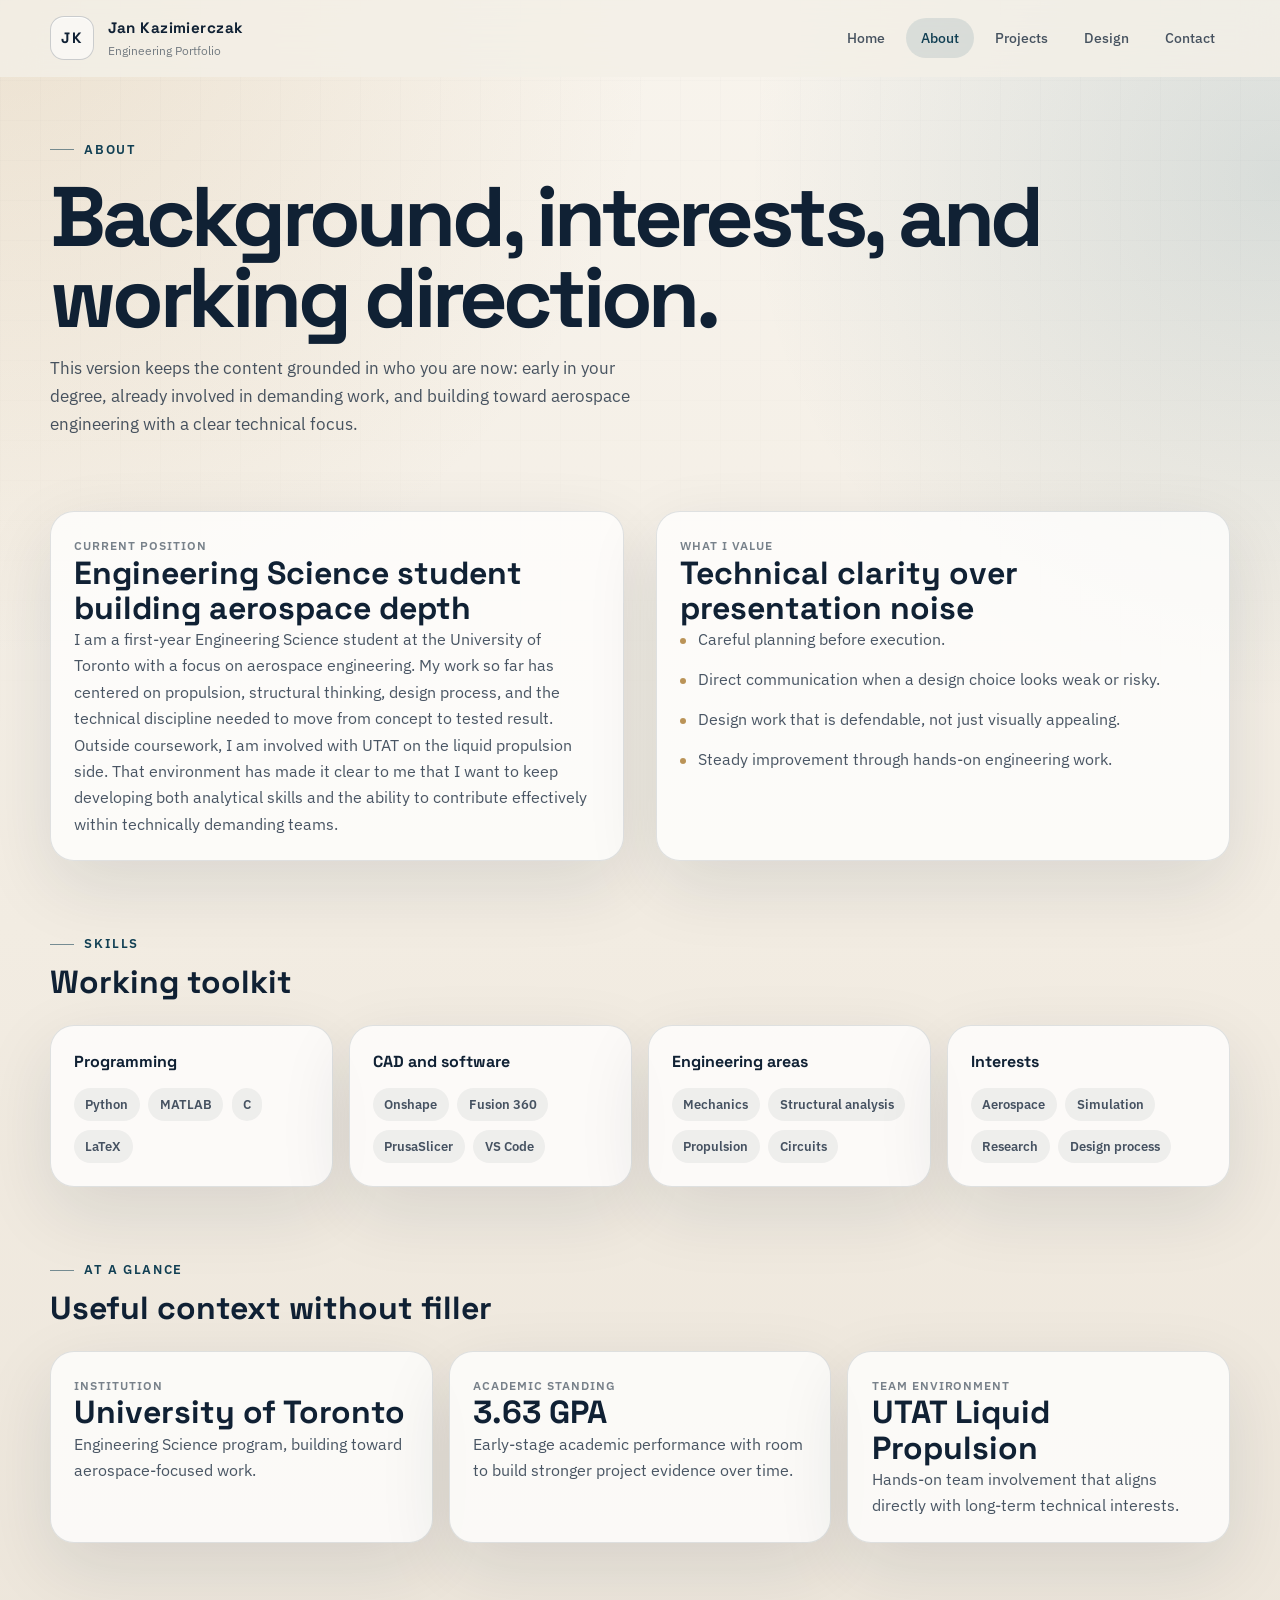
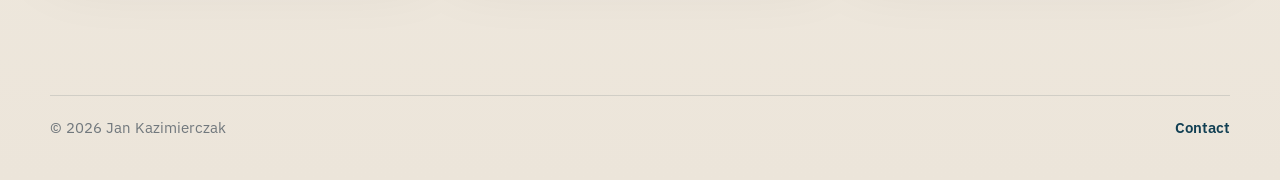
<file: about.html>
<!DOCTYPE html>
<html lang="en">
<head>
  <meta charset="UTF-8">
  <meta name="viewport" content="width=device-width, initial-scale=1.0">
  <title>About | Jan Kazimierczak</title>
  <meta name="description" content="Background, interests, skills, and engineering direction for Jan Kazimierczak.">
  <link rel="preconnect" href="https://fonts.googleapis.com">
  <link rel="preconnect" href="https://fonts.gstatic.com" crossorigin>
  <link href="https://fonts.googleapis.com/css2?family=IBM+Plex+Sans:wght@400;500;600;700&family=Space+Grotesk:wght@500;700&display=swap" rel="stylesheet">
  <link rel="stylesheet" href="site.css">
</head>
<body>
  <div class="site-shell">
    <header class="site-header">
      <div class="container">
        <nav class="site-nav" aria-label="Primary">
          <a class="brand" href="index.html">
            <span class="brand-mark">JK</span>
            <span class="brand-copy">
              <span class="brand-name">Jan Kazimierczak</span>
              <span class="brand-role">Engineering Portfolio</span>
            </span>
          </a>
          <ul class="nav-links">
            <li><a href="index.html">Home</a></li>
            <li><a class="active" href="about.html">About</a></li>
            <li><a href="projects.html">Projects</a></li>
            <li><a href="design.html">Design</a></li>
            <li><a href="contact.html">Contact</a></li>
          </ul>
          <button class="nav-toggle" type="button" aria-label="Open menu" aria-expanded="false" data-nav-toggle>
            <span></span><span></span><span></span>
          </button>
        </nav>
        <div class="mobile-nav" data-mobile-nav>
          <a href="index.html">Home</a>
          <a class="active" href="about.html">About</a>
          <a href="projects.html">Projects</a>
          <a href="design.html">Design</a>
          <a href="contact.html">Contact</a>
        </div>
      </div>
    </header>

    <main>
      <div class="container">
        <section class="page-hero">
          <div class="eyebrow">About</div>
          <h1>Background, interests, and working direction.</h1>
          <p>This version keeps the content grounded in who you are now: early in your degree, already involved in demanding work, and building toward aerospace engineering with a clear technical focus.</p>
        </section>

        <section class="split-grid">
          <article class="card">
            <div class="card-kicker">Current position</div>
            <h2 class="card-title">Engineering Science student building aerospace depth</h2>
            <p class="card-copy">
              I am a first-year Engineering Science student at the University of Toronto with a focus on aerospace engineering. My work so far has centered on propulsion, structural thinking, design process, and the technical discipline needed to move from concept to tested result.
            </p>
            <p class="card-copy">
              Outside coursework, I am involved with UTAT on the liquid propulsion side. That environment has made it clear to me that I want to keep developing both analytical skills and the ability to contribute effectively within technically demanding teams.
            </p>
          </article>

          <article class="card">
            <div class="card-kicker">What I value</div>
            <h2 class="card-title">Technical clarity over presentation noise</h2>
            <ul class="list">
              <li>Careful planning before execution.</li>
              <li>Direct communication when a design choice looks weak or risky.</li>
              <li>Design work that is defendable, not just visually appealing.</li>
              <li>Steady improvement through hands-on engineering work.</li>
            </ul>
          </article>
        </section>

        <section>
          <div class="section-heading">
            <div class="eyebrow">Skills</div>
            <h2>Working toolkit</h2>
          </div>
          <div class="skills-grid">
            <article class="card skill-group">
              <h3>Programming</h3>
              <div class="skill-stack">
                <span class="tag">Python</span>
                <span class="tag">MATLAB</span>
                <span class="tag">C</span>
                <span class="tag">LaTeX</span>
              </div>
            </article>
            <article class="card skill-group">
              <h3>CAD and software</h3>
              <div class="skill-stack">
                <span class="tag">Onshape</span>
                <span class="tag">Fusion 360</span>
                <span class="tag">PrusaSlicer</span>
                <span class="tag">VS Code</span>
              </div>
            </article>
            <article class="card skill-group">
              <h3>Engineering areas</h3>
              <div class="skill-stack">
                <span class="tag">Mechanics</span>
                <span class="tag">Structural analysis</span>
                <span class="tag">Propulsion</span>
                <span class="tag">Circuits</span>
              </div>
            </article>
            <article class="card skill-group">
              <h3>Interests</h3>
              <div class="skill-stack">
                <span class="tag">Aerospace</span>
                <span class="tag">Simulation</span>
                <span class="tag">Research</span>
                <span class="tag">Design process</span>
              </div>
            </article>
          </div>
        </section>

        <section>
          <div class="section-heading">
            <div class="eyebrow">At a glance</div>
            <h2>Useful context without filler</h2>
          </div>
          <div class="cards-grid">
            <article class="card">
              <div class="small-label">Institution</div>
              <h3 class="card-title">University of Toronto</h3>
              <p class="card-copy">Engineering Science program, building toward aerospace-focused work.</p>
            </article>
            <article class="card">
              <div class="small-label">Academic standing</div>
              <h3 class="card-title">3.63 GPA</h3>
              <p class="card-copy">Early-stage academic performance with room to build stronger project evidence over time.</p>
            </article>
            <article class="card">
              <div class="small-label">Team environment</div>
              <h3 class="card-title">UTAT Liquid Propulsion</h3>
              <p class="card-copy">Hands-on team involvement that aligns directly with long-term technical interests.</p>
            </article>
          </div>
        </section>
      </div>
    </main>

    <footer class="site-footer">
      <div class="container footer-row">
        <span>&copy; <span data-year></span> Jan Kazimierczak</span>
        <a href="contact.html">Contact</a>
      </div>
    </footer>
  </div>
  <script src="site.js"></script>
</body>
</html>
</file>
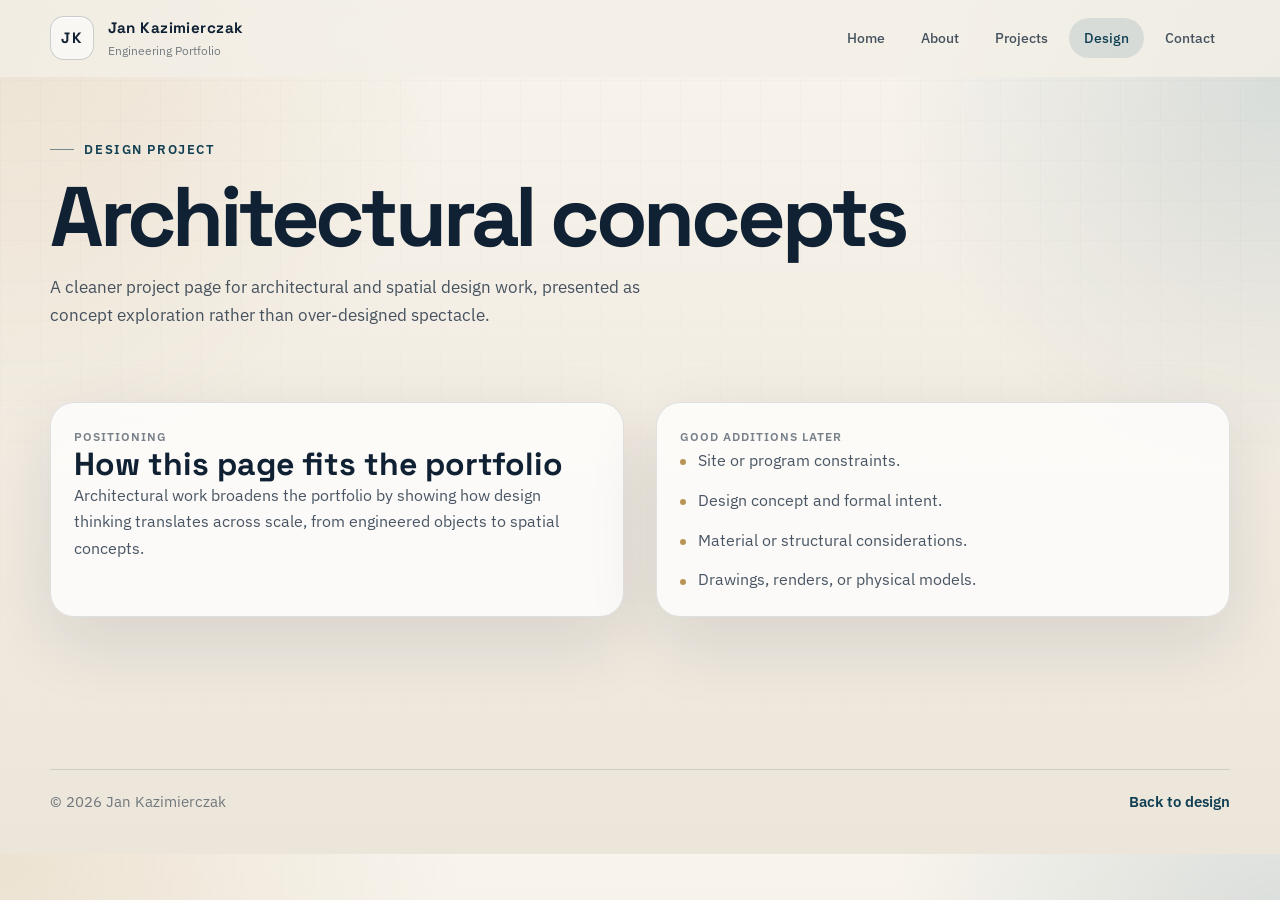
<file: arch-project.html>
<!DOCTYPE html>
<html lang="en">
<head>
  <meta charset="UTF-8">
  <meta name="viewport" content="width=device-width, initial-scale=1.0">
  <title>Architectural Concepts | Jan Kazimierczak</title>
  <link rel="preconnect" href="https://fonts.googleapis.com">
  <link rel="preconnect" href="https://fonts.gstatic.com" crossorigin>
  <link href="https://fonts.googleapis.com/css2?family=IBM+Plex+Sans:wght@400;500;600;700&family=Space+Grotesk:wght@500;700&display=swap" rel="stylesheet">
  <link rel="stylesheet" href="site.css">
</head>
<body>
  <div class="site-shell">
    <header class="site-header"><div class="container"><nav class="site-nav" aria-label="Primary"><a class="brand" href="index.html"><span class="brand-mark">JK</span><span class="brand-copy"><span class="brand-name">Jan Kazimierczak</span><span class="brand-role">Engineering Portfolio</span></span></a><ul class="nav-links"><li><a href="index.html">Home</a></li><li><a href="about.html">About</a></li><li><a href="projects.html">Projects</a></li><li><a class="active" href="design.html">Design</a></li><li><a href="contact.html">Contact</a></li></ul><button class="nav-toggle" type="button" aria-label="Open menu" aria-expanded="false" data-nav-toggle><span></span><span></span><span></span></button></nav><div class="mobile-nav" data-mobile-nav><a href="index.html">Home</a><a href="about.html">About</a><a href="projects.html">Projects</a><a class="active" href="design.html">Design</a><a href="contact.html">Contact</a></div></div></header>
    <main><div class="container">
      <section class="page-hero"><div class="eyebrow">Design project</div><h1>Architectural concepts</h1><p>A cleaner project page for architectural and spatial design work, presented as concept exploration rather than over-designed spectacle.</p></section>
      <section class="split-grid"><article class="card"><div class="card-kicker">Positioning</div><h2 class="card-title">How this page fits the portfolio</h2><p class="card-copy">Architectural work broadens the portfolio by showing how design thinking translates across scale, from engineered objects to spatial concepts.</p></article><article class="card"><div class="card-kicker">Good additions later</div><ul class="list"><li>Site or program constraints.</li><li>Design concept and formal intent.</li><li>Material or structural considerations.</li><li>Drawings, renders, or physical models.</li></ul></article></section>
    </div></main>
    <footer class="site-footer"><div class="container footer-row"><span>&copy; <span data-year></span> Jan Kazimierczak</span><a href="design.html">Back to design</a></div></footer>
  </div><script src="site.js"></script>
</body>
</html>
</file>
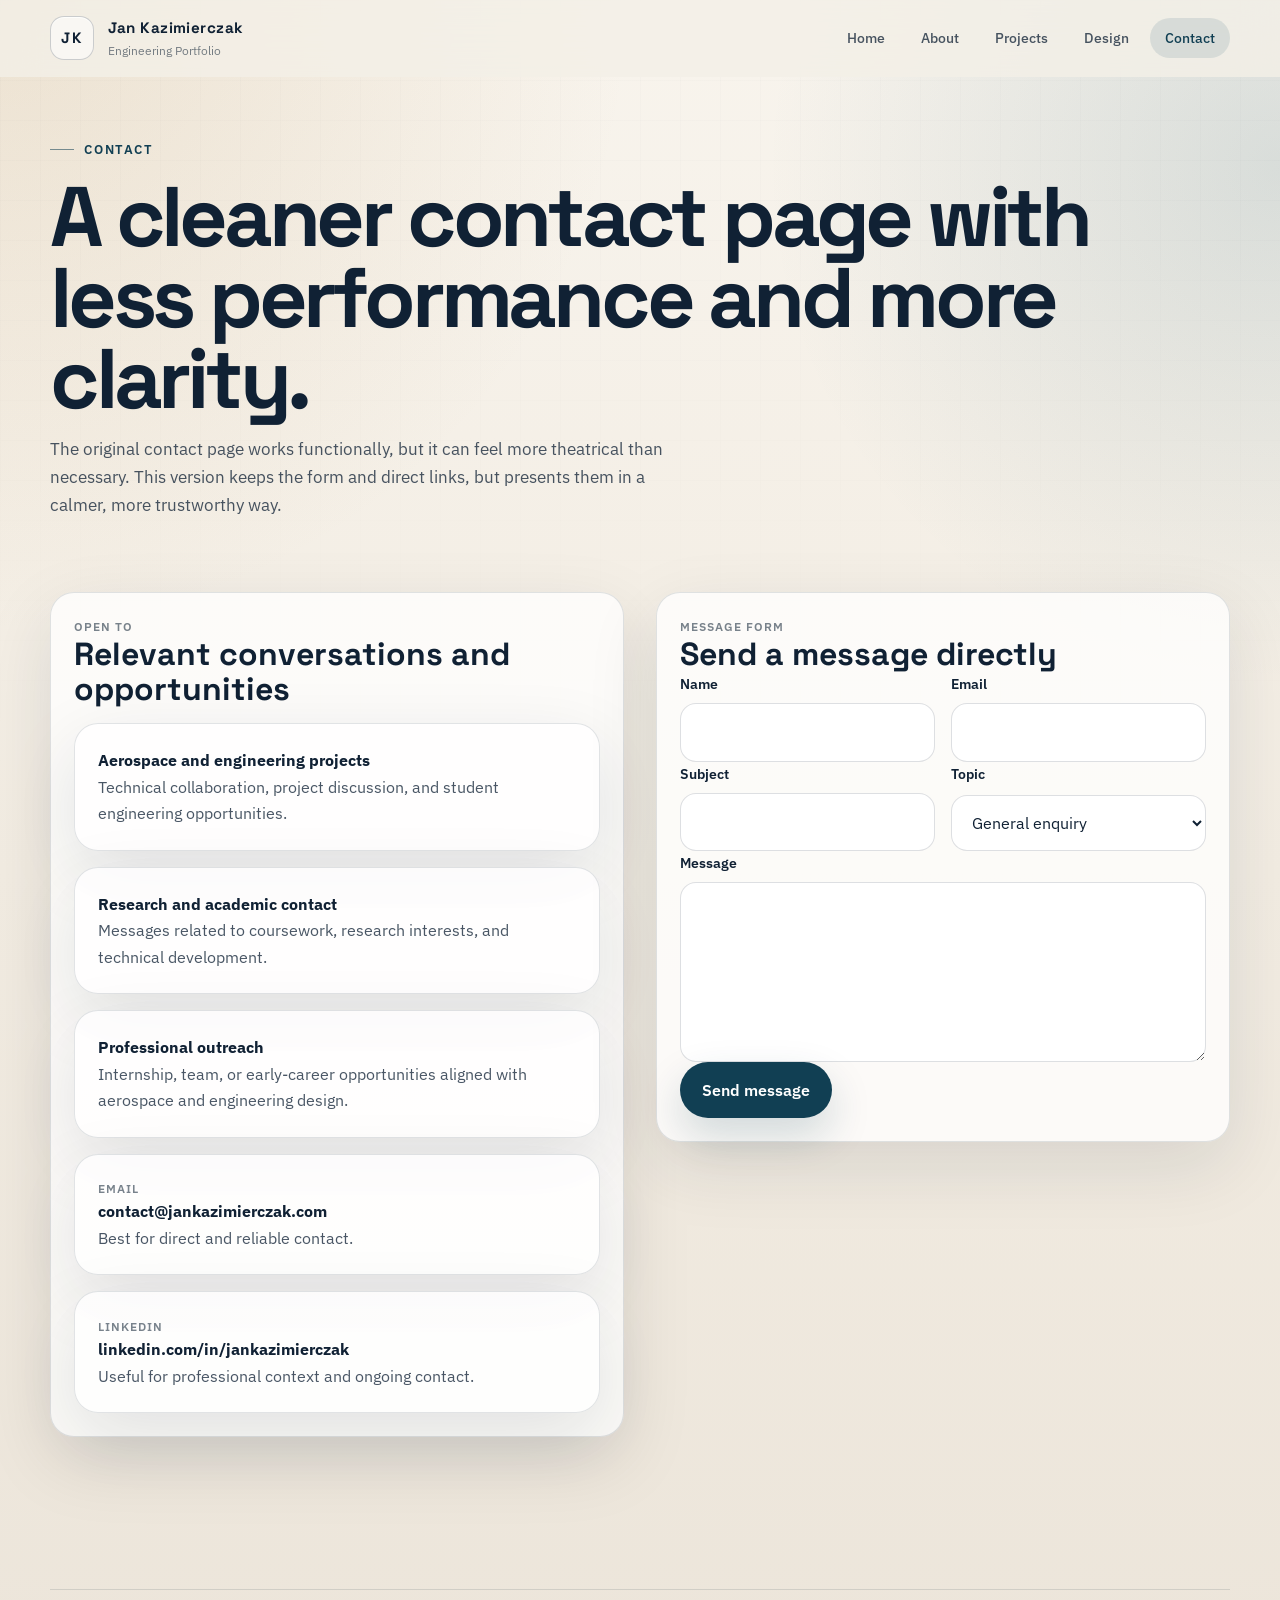
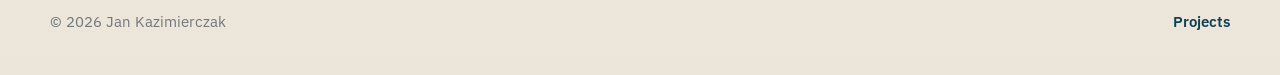
<file: contact.html>
<!DOCTYPE html>
<html lang="en">
<head>
  <meta charset="UTF-8">
  <meta name="viewport" content="width=device-width, initial-scale=1.0">
  <title>Contact | Jan Kazimierczak</title>
  <meta name="description" content="Contact Jan Kazimierczak for engineering, design, and collaboration opportunities.">
  <link rel="preconnect" href="https://fonts.googleapis.com">
  <link rel="preconnect" href="https://fonts.gstatic.com" crossorigin>
  <link href="https://fonts.googleapis.com/css2?family=IBM+Plex+Sans:wght@400;500;600;700&family=Space+Grotesk:wght@500;700&display=swap" rel="stylesheet">
  <link rel="stylesheet" href="site.css">
</head>
<body>
  <div class="site-shell">
    <header class="site-header">
      <div class="container">
        <nav class="site-nav" aria-label="Primary">
          <a class="brand" href="index.html">
            <span class="brand-mark">JK</span>
            <span class="brand-copy">
              <span class="brand-name">Jan Kazimierczak</span>
              <span class="brand-role">Engineering Portfolio</span>
            </span>
          </a>
          <ul class="nav-links">
            <li><a href="index.html">Home</a></li>
            <li><a href="about.html">About</a></li>
            <li><a href="projects.html">Projects</a></li>
            <li><a href="design.html">Design</a></li>
            <li><a class="active" href="contact.html">Contact</a></li>
          </ul>
          <button class="nav-toggle" type="button" aria-label="Open menu" aria-expanded="false" data-nav-toggle>
            <span></span><span></span><span></span>
          </button>
        </nav>
        <div class="mobile-nav" data-mobile-nav>
          <a href="index.html">Home</a>
          <a href="about.html">About</a>
          <a href="projects.html">Projects</a>
          <a href="design.html">Design</a>
          <a class="active" href="contact.html">Contact</a>
        </div>
      </div>
    </header>

    <main>
      <div class="container">
        <section class="page-hero">
          <div class="eyebrow">Contact</div>
          <h1>A cleaner contact page with less performance and more clarity.</h1>
          <p>The original contact page works functionally, but it can feel more theatrical than necessary. This version keeps the form and direct links, but presents them in a calmer, more trustworthy way.</p>
        </section>

        <section class="contact-layout">
          <div class="note-card">
            <div class="small-label">Open to</div>
            <h2 class="panel-title">Relevant conversations and opportunities</h2>
            <div class="methods-grid">
              <div class="card">
                <strong>Aerospace and engineering projects</strong>
                <p class="card-copy">Technical collaboration, project discussion, and student engineering opportunities.</p>
              </div>
              <div class="card">
                <strong>Research and academic contact</strong>
                <p class="card-copy">Messages related to coursework, research interests, and technical development.</p>
              </div>
              <div class="card">
                <strong>Professional outreach</strong>
                <p class="card-copy">Internship, team, or early-career opportunities aligned with aerospace and engineering design.</p>
              </div>
            </div>
            <div class="methods-grid">
              <a class="card" href="mailto:contact@jankazimierczak.com" style="text-decoration:none;">
                <div class="small-label">Email</div>
                <strong>contact@jankazimierczak.com</strong>
                <p class="card-copy">Best for direct and reliable contact.</p>
              </a>
              <a class="card" href="https://linkedin.com/in/jankazimierczak" target="_blank" rel="noopener" style="text-decoration:none;">
                <div class="small-label">LinkedIn</div>
                <strong>linkedin.com/in/jankazimierczak</strong>
                <p class="card-copy">Useful for professional context and ongoing contact.</p>
              </a>
            </div>
          </div>

          <div class="form-card" data-form-panel>
            <div class="small-label">Message form</div>
            <h2 class="panel-title">Send a message directly</h2>
            <form class="contact-form" data-contact-form>
              <div class="field-grid">
                <div class="field">
                  <label for="fname">Name</label>
                  <input id="fname" type="text" autocomplete="name">
                </div>
                <div class="field">
                  <label for="femail">Email</label>
                  <input id="femail" type="email" autocomplete="email" inputmode="email">
                </div>
              </div>
              <div class="field-grid">
                <div class="field">
                  <label for="fsubject">Subject</label>
                  <input id="fsubject" type="text">
                </div>
                <div class="field">
                  <label for="ftype">Topic</label>
                  <select id="ftype">
                    <option value="">General enquiry</option>
                    <option>Aerospace project</option>
                    <option>Collaboration</option>
                    <option>Research inquiry</option>
                    <option>Opportunity</option>
                  </select>
                </div>
              </div>
              <div class="field">
                <label for="fmessage">Message</label>
                <textarea id="fmessage"></textarea>
              </div>
              <div class="form-actions">
                <button class="button" type="submit" data-submit-button><span data-submit-label>Send message</span></button>
                <p class="form-message" data-form-status hidden></p>
              </div>
            </form>
          </div>

          <div class="form-card" data-form-success hidden>
            <div class="small-label">Delivered</div>
            <h2 class="panel-title">Message sent</h2>
            <p class="panel-copy">The message was submitted successfully. If needed, you can send another one below.</p>
            <div class="cta-row">
              <button class="button-secondary" type="button" data-reset-form>Send another message</button>
            </div>
          </div>
        </section>
      </div>
    </main>

    <footer class="site-footer">
      <div class="container footer-row">
        <span>&copy; <span data-year></span> Jan Kazimierczak</span>
        <a href="projects.html">Projects</a>
      </div>
    </footer>
  </div>
  <script src="site.js"></script>
</body>
</html>
</file>
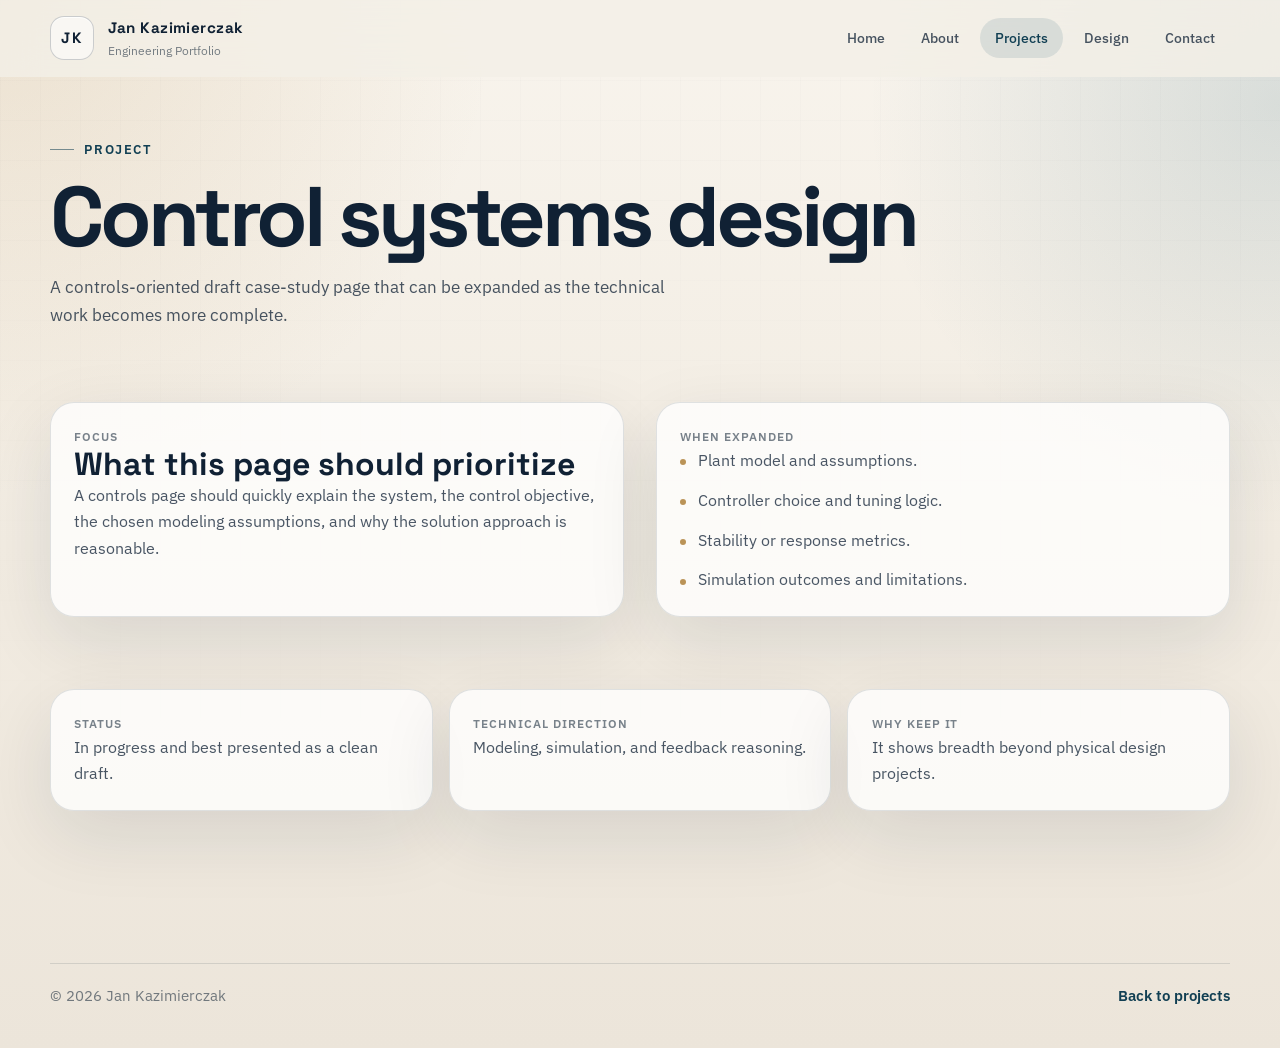
<file: control-project.html>
<!DOCTYPE html>
<html lang="en">
<head>
  <meta charset="UTF-8">
  <meta name="viewport" content="width=device-width, initial-scale=1.0">
  <title>Control Systems Design | Jan Kazimierczak</title>
  <link rel="preconnect" href="https://fonts.googleapis.com">
  <link rel="preconnect" href="https://fonts.gstatic.com" crossorigin>
  <link href="https://fonts.googleapis.com/css2?family=IBM+Plex+Sans:wght@400;500;600;700&family=Space+Grotesk:wght@500;700&display=swap" rel="stylesheet">
  <link rel="stylesheet" href="site.css">
</head>
<body>
  <div class="site-shell">
    <header class="site-header"><div class="container"><nav class="site-nav" aria-label="Primary"><a class="brand" href="index.html"><span class="brand-mark">JK</span><span class="brand-copy"><span class="brand-name">Jan Kazimierczak</span><span class="brand-role">Engineering Portfolio</span></span></a><ul class="nav-links"><li><a href="index.html">Home</a></li><li><a href="about.html">About</a></li><li><a class="active" href="projects.html">Projects</a></li><li><a href="design.html">Design</a></li><li><a href="contact.html">Contact</a></li></ul><button class="nav-toggle" type="button" aria-label="Open menu" aria-expanded="false" data-nav-toggle><span></span><span></span><span></span></button></nav><div class="mobile-nav" data-mobile-nav><a href="index.html">Home</a><a href="about.html">About</a><a class="active" href="projects.html">Projects</a><a href="design.html">Design</a><a href="contact.html">Contact</a></div></div></header>
    <main><div class="container">
      <section class="page-hero"><div class="eyebrow">Project</div><h1>Control systems design</h1><p>A controls-oriented draft case-study page that can be expanded as the technical work becomes more complete.</p></section>
      <section class="split-grid"><article class="card"><div class="card-kicker">Focus</div><h2 class="card-title">What this page should prioritize</h2><p class="card-copy">A controls page should quickly explain the system, the control objective, the chosen modeling assumptions, and why the solution approach is reasonable.</p></article><article class="card"><div class="card-kicker">When expanded</div><ul class="list"><li>Plant model and assumptions.</li><li>Controller choice and tuning logic.</li><li>Stability or response metrics.</li><li>Simulation outcomes and limitations.</li></ul></article></section>
      <section><div class="cards-grid"><article class="card"><div class="small-label">Status</div><p class="card-copy">In progress and best presented as a clean draft.</p></article><article class="card"><div class="small-label">Technical direction</div><p class="card-copy">Modeling, simulation, and feedback reasoning.</p></article><article class="card"><div class="small-label">Why keep it</div><p class="card-copy">It shows breadth beyond physical design projects.</p></article></div></section>
    </div></main>
    <footer class="site-footer"><div class="container footer-row"><span>&copy; <span data-year></span> Jan Kazimierczak</span><a href="projects.html">Back to projects</a></div></footer>
  </div><script src="site.js"></script>
</body>
</html>
</file>
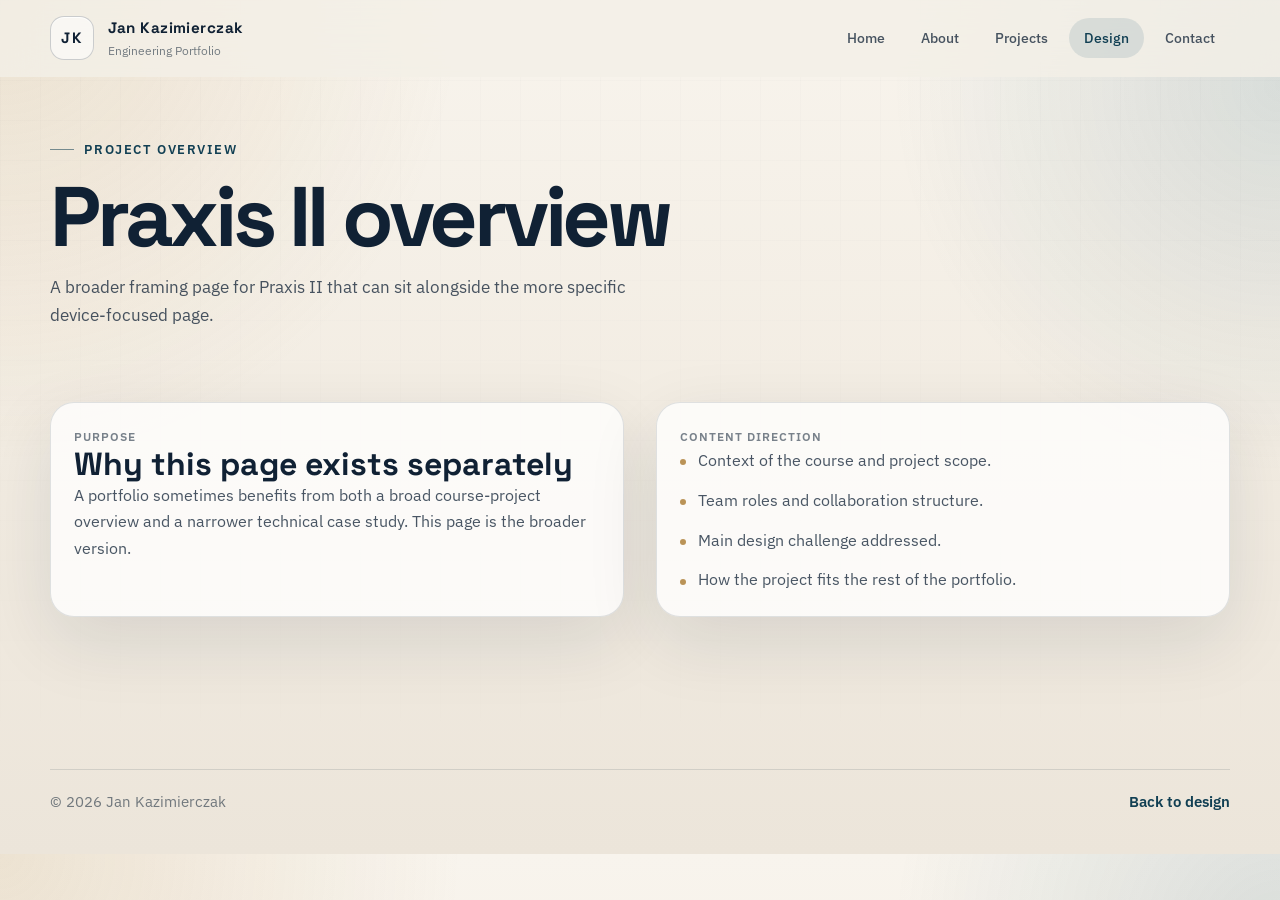
<file: praxis-project.html>
<!DOCTYPE html>
<html lang="en">
<head>
  <meta charset="UTF-8">
  <meta name="viewport" content="width=device-width, initial-scale=1.0">
  <title>Praxis II Overview | Jan Kazimierczak</title>
  <link rel="preconnect" href="https://fonts.googleapis.com">
  <link rel="preconnect" href="https://fonts.gstatic.com" crossorigin>
  <link href="https://fonts.googleapis.com/css2?family=IBM+Plex+Sans:wght@400;500;600;700&family=Space+Grotesk:wght@500;700&display=swap" rel="stylesheet">
  <link rel="stylesheet" href="site.css">
</head>
<body>
  <div class="site-shell">
    <header class="site-header"><div class="container"><nav class="site-nav" aria-label="Primary"><a class="brand" href="index.html"><span class="brand-mark">JK</span><span class="brand-copy"><span class="brand-name">Jan Kazimierczak</span><span class="brand-role">Engineering Portfolio</span></span></a><ul class="nav-links"><li><a href="index.html">Home</a></li><li><a href="about.html">About</a></li><li><a href="projects.html">Projects</a></li><li><a class="active" href="design.html">Design</a></li><li><a href="contact.html">Contact</a></li></ul><button class="nav-toggle" type="button" aria-label="Open menu" aria-expanded="false" data-nav-toggle><span></span><span></span><span></span></button></nav><div class="mobile-nav" data-mobile-nav><a href="index.html">Home</a><a href="about.html">About</a><a href="projects.html">Projects</a><a class="active" href="design.html">Design</a><a href="contact.html">Contact</a></div></div></header>
    <main><div class="container">
      <section class="page-hero"><div class="eyebrow">Project overview</div><h1>Praxis II overview</h1><p>A broader framing page for Praxis II that can sit alongside the more specific device-focused page.</p></section>
      <section class="split-grid"><article class="card"><div class="card-kicker">Purpose</div><h2 class="card-title">Why this page exists separately</h2><p class="card-copy">A portfolio sometimes benefits from both a broad course-project overview and a narrower technical case study. This page is the broader version.</p></article><article class="card"><div class="card-kicker">Content direction</div><ul class="list"><li>Context of the course and project scope.</li><li>Team roles and collaboration structure.</li><li>Main design challenge addressed.</li><li>How the project fits the rest of the portfolio.</li></ul></article></section>
    </div></main>
    <footer class="site-footer"><div class="container footer-row"><span>&copy; <span data-year></span> Jan Kazimierczak</span><a href="design.html">Back to design</a></div></footer>
  </div><script src="site.js"></script>
</body>
</html>
</file>
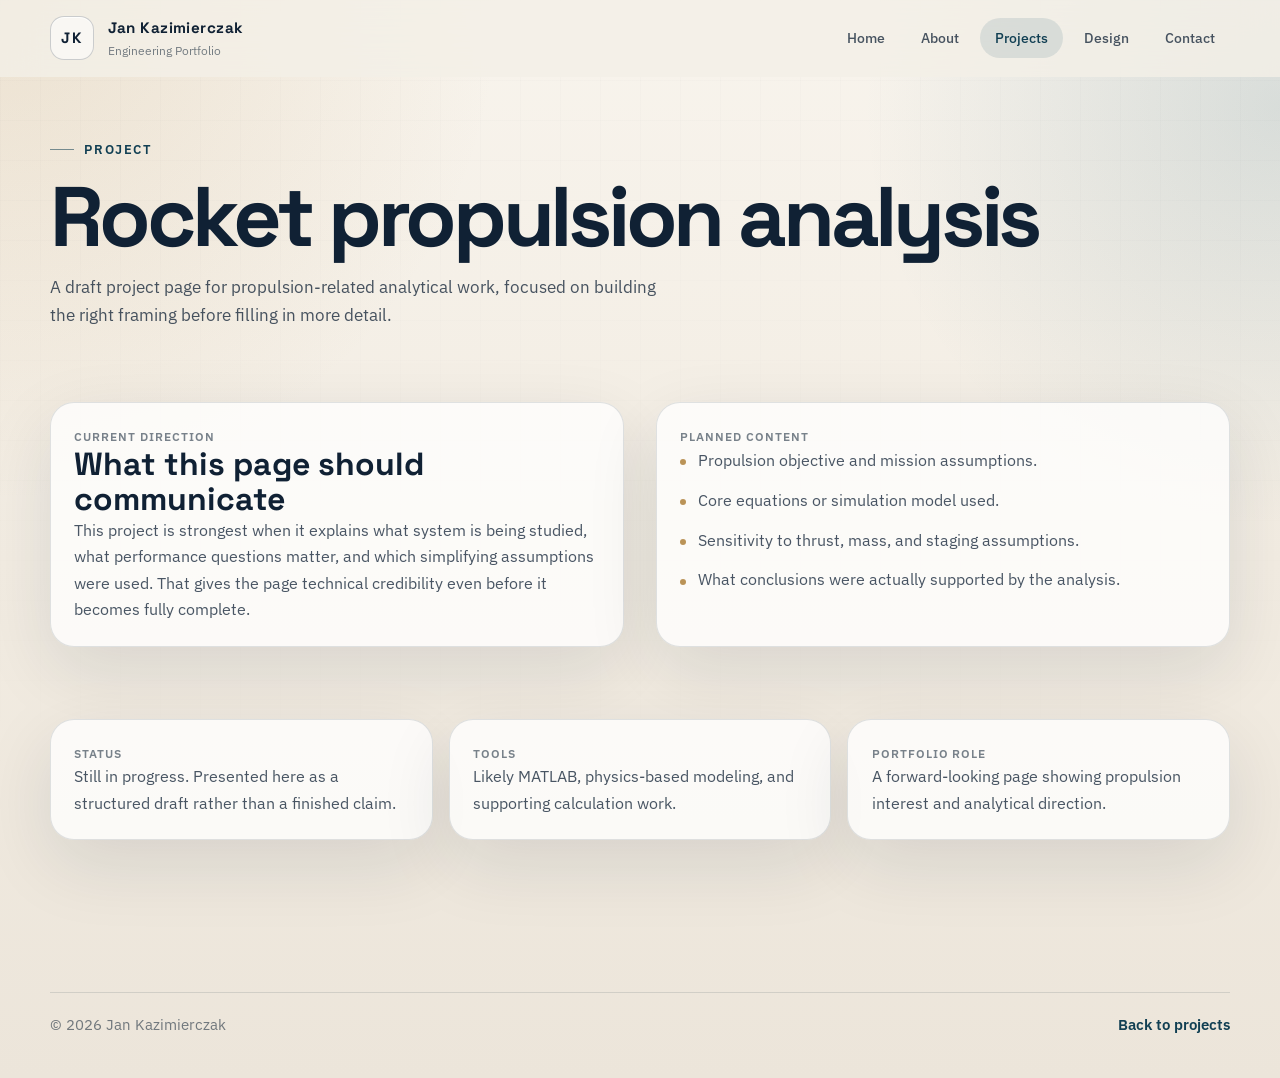
<file: rocket-project.html>
<!DOCTYPE html>
<html lang="en">
<head>
  <meta charset="UTF-8">
  <meta name="viewport" content="width=device-width, initial-scale=1.0">
  <title>Rocket Propulsion Analysis | Jan Kazimierczak</title>
  <link rel="preconnect" href="https://fonts.googleapis.com">
  <link rel="preconnect" href="https://fonts.gstatic.com" crossorigin>
  <link href="https://fonts.googleapis.com/css2?family=IBM+Plex+Sans:wght@400;500;600;700&family=Space+Grotesk:wght@500;700&display=swap" rel="stylesheet">
  <link rel="stylesheet" href="site.css">
</head>
<body>
  <div class="site-shell">
    <header class="site-header"><div class="container"><nav class="site-nav" aria-label="Primary"><a class="brand" href="index.html"><span class="brand-mark">JK</span><span class="brand-copy"><span class="brand-name">Jan Kazimierczak</span><span class="brand-role">Engineering Portfolio</span></span></a><ul class="nav-links"><li><a href="index.html">Home</a></li><li><a href="about.html">About</a></li><li><a class="active" href="projects.html">Projects</a></li><li><a href="design.html">Design</a></li><li><a href="contact.html">Contact</a></li></ul><button class="nav-toggle" type="button" aria-label="Open menu" aria-expanded="false" data-nav-toggle><span></span><span></span><span></span></button></nav><div class="mobile-nav" data-mobile-nav><a href="index.html">Home</a><a href="about.html">About</a><a class="active" href="projects.html">Projects</a><a href="design.html">Design</a><a href="contact.html">Contact</a></div></div></header>
    <main><div class="container">
      <section class="page-hero"><div class="eyebrow">Project</div><h1>Rocket propulsion analysis</h1><p>A draft project page for propulsion-related analytical work, focused on building the right framing before filling in more detail.</p></section>
      <section class="split-grid"><article class="card"><div class="card-kicker">Current direction</div><h2 class="card-title">What this page should communicate</h2><p class="card-copy">This project is strongest when it explains what system is being studied, what performance questions matter, and which simplifying assumptions were used. That gives the page technical credibility even before it becomes fully complete.</p></article><article class="card"><div class="card-kicker">Planned content</div><ul class="list"><li>Propulsion objective and mission assumptions.</li><li>Core equations or simulation model used.</li><li>Sensitivity to thrust, mass, and staging assumptions.</li><li>What conclusions were actually supported by the analysis.</li></ul></article></section>
      <section><div class="cards-grid"><article class="card"><div class="small-label">Status</div><p class="card-copy">Still in progress. Presented here as a structured draft rather than a finished claim.</p></article><article class="card"><div class="small-label">Tools</div><p class="card-copy">Likely MATLAB, physics-based modeling, and supporting calculation work.</p></article><article class="card"><div class="small-label">Portfolio role</div><p class="card-copy">A forward-looking page showing propulsion interest and analytical direction.</p></article></div></section>
    </div></main>
    <footer class="site-footer"><div class="container footer-row"><span>&copy; <span data-year></span> Jan Kazimierczak</span><a href="projects.html">Back to projects</a></div></footer>
  </div><script src="site.js"></script>
</body>
</html>
</file>
<file: site.css>
:root {
  --bg: #f3efe7;
  --bg-alt: #fbf8f2;
  --surface: rgba(255, 255, 255, 0.76);
  --surface-strong: rgba(255, 255, 255, 0.92);
  --line: rgba(15, 33, 52, 0.12);
  --line-strong: rgba(15, 33, 52, 0.2);
  --text: #102134;
  --text-soft: rgba(16, 33, 52, 0.76);
  --text-muted: rgba(16, 33, 52, 0.56);
  --accent: #205a71;
  --accent-strong: #113f53;
  --accent-soft: rgba(32, 90, 113, 0.12);
  --warm: #ba9357;
  --success: #2d5b3c;
  --danger: #8b3333;
  --radius: 24px;
  --radius-sm: 16px;
  --shadow: 0 24px 72px rgba(16, 33, 52, 0.11);
  --max-width: 1180px;
}

*,
*::before,
*::after {
  box-sizing: border-box;
}

html {
  scroll-behavior: smooth;
}

body {
  margin: 0;
  min-width: 320px;
  background:
    radial-gradient(circle at 0% 0%, rgba(186, 147, 87, 0.18), transparent 30%),
    radial-gradient(circle at 100% 10%, rgba(32, 90, 113, 0.14), transparent 26%),
    linear-gradient(180deg, #f8f4ed 0%, #f2ece2 52%, #ece5da 100%);
  color: var(--text);
  font-family: "IBM Plex Sans", -apple-system, BlinkMacSystemFont, "Segoe UI", sans-serif;
  line-height: 1.65;
}

body::before {
  content: "";
  position: fixed;
  inset: 0;
  background-image:
    linear-gradient(rgba(16, 33, 52, 0.03) 1px, transparent 1px),
    linear-gradient(90deg, rgba(16, 33, 52, 0.03) 1px, transparent 1px);
  background-size: 40px 40px;
  mask-image: linear-gradient(180deg, rgba(0, 0, 0, 0.46), transparent 92%);
  pointer-events: none;
  z-index: 0;
}

a {
  color: inherit;
}

img {
  display: block;
  max-width: 100%;
}

button,
input,
select,
textarea {
  font: inherit;
}

.site-shell {
  position: relative;
  z-index: 1;
}

.container {
  width: min(calc(100% - 2rem), var(--max-width));
  margin: 0 auto;
}

.site-header {
  position: sticky;
  top: 0;
  z-index: 20;
  border-bottom: 1px solid transparent;
  backdrop-filter: blur(18px);
  background: rgba(243, 239, 231, 0.82);
  transition: border-color 160ms ease, background 160ms ease;
}

.nav-scrolled .site-header {
  border-bottom-color: var(--line);
  background: rgba(243, 239, 231, 0.92);
}

.site-nav {
  min-height: 76px;
  display: flex;
  align-items: center;
  justify-content: space-between;
  gap: 1rem;
}

.brand {
  display: inline-flex;
  align-items: center;
  gap: 0.9rem;
  text-decoration: none;
}

.brand-mark {
  width: 44px;
  height: 44px;
  display: grid;
  place-items: center;
  border-radius: 14px;
  border: 1px solid var(--line-strong);
  background: rgba(255, 255, 255, 0.58);
  box-shadow: inset 0 1px 0 rgba(255, 255, 255, 0.75);
  font-family: "Space Grotesk", "IBM Plex Sans", sans-serif;
  font-size: 0.94rem;
  font-weight: 700;
  letter-spacing: 0.14em;
}

.brand-copy {
  display: grid;
  gap: 0.08rem;
}

.brand-name {
  font-family: "Space Grotesk", "IBM Plex Sans", sans-serif;
  font-size: 0.95rem;
  font-weight: 700;
  letter-spacing: 0.03em;
}

.brand-role {
  color: var(--text-muted);
  font-size: 0.76rem;
}

.nav-links {
  display: flex;
  gap: 0.35rem;
  list-style: none;
  padding: 0;
  margin: 0;
}

.nav-links a,
.mobile-nav a {
  text-decoration: none;
  font-size: 0.9rem;
  font-weight: 500;
  color: var(--text-soft);
}

.nav-links a {
  display: inline-flex;
  align-items: center;
  min-height: 40px;
  padding: 0 0.95rem;
  border-radius: 999px;
  transition: color 160ms ease, background 160ms ease;
}

.nav-links a:hover,
.nav-links a.active {
  color: var(--accent-strong);
  background: var(--accent-soft);
}

.nav-toggle {
  display: none;
  width: 46px;
  height: 46px;
  padding: 0;
  border: 1px solid var(--line);
  border-radius: 14px;
  background: rgba(255, 255, 255, 0.68);
  color: var(--text);
  cursor: pointer;
}

.nav-toggle span {
  display: block;
  width: 18px;
  height: 2px;
  margin: 4px auto;
  border-radius: 999px;
  background: currentColor;
  transition: transform 160ms ease, opacity 160ms ease;
}

.nav-toggle.is-open span:nth-child(1) {
  transform: translateY(6px) rotate(45deg);
}

.nav-toggle.is-open span:nth-child(2) {
  opacity: 0;
}

.nav-toggle.is-open span:nth-child(3) {
  transform: translateY(-6px) rotate(-45deg);
}

.mobile-nav {
  display: none;
  padding: 0 1rem 1rem;
}

.mobile-nav.is-open {
  display: grid;
  gap: 0.45rem;
}

.mobile-nav a {
  padding: 0.95rem 1rem;
  border: 1px solid var(--line);
  border-radius: 16px;
  background: rgba(255, 255, 255, 0.72);
}

.mobile-nav a.active {
  color: var(--accent-strong);
  border-color: rgba(32, 90, 113, 0.28);
  background: rgba(32, 90, 113, 0.1);
}

main {
  padding: 3.4rem 0 5rem;
}

section {
  margin-bottom: 4.5rem;
}

.eyebrow {
  display: inline-flex;
  align-items: center;
  gap: 0.65rem;
  color: var(--accent-strong);
  font-size: 0.82rem;
  font-weight: 600;
  letter-spacing: 0.12em;
  text-transform: uppercase;
}

.eyebrow::before {
  content: "";
  width: 1.5rem;
  height: 1px;
  background: currentColor;
  opacity: 0.55;
}

.hero-grid,
.split-grid,
.contact-layout,
.support-grid {
  display: grid;
  grid-template-columns: repeat(2, minmax(0, 1fr));
  gap: 2rem;
}

.hero-grid {
  align-items: end;
}

.hero-copy h1,
.page-hero h1,
.section-heading h2,
.card-title,
.panel-title,
.timeline-title,
.stat-value {
  font-family: "Space Grotesk", "IBM Plex Sans", sans-serif;
}

.hero-copy h1,
.page-hero h1 {
  margin: 1rem 0 1rem;
  font-size: clamp(3rem, 6.6vw, 5.8rem);
  line-height: 0.96;
  letter-spacing: -0.05em;
}

.hero-copy p,
.page-hero p,
.section-heading p,
.card-copy,
.panel-copy,
.timeline-copy,
.supporting-copy {
  margin: 0;
  color: var(--text-soft);
}

.hero-copy p,
.page-hero p {
  max-width: 62ch;
  font-size: 1.06rem;
}

.cta-row {
  display: flex;
  flex-wrap: wrap;
  gap: 0.9rem;
  margin-top: 1.8rem;
}

.button,
.button-secondary,
.button-ghost {
  display: inline-flex;
  align-items: center;
  justify-content: center;
  min-height: 48px;
  padding: 0.85rem 1.3rem;
  border-radius: 999px;
  border: 1px solid transparent;
  text-decoration: none;
  font-weight: 600;
  transition: transform 160ms ease, background 160ms ease, border-color 160ms ease;
}

.button:hover,
.button-secondary:hover,
.button-ghost:hover {
  transform: translateY(-1px);
}

.button {
  background: var(--accent-strong);
  color: #fff;
  box-shadow: 0 18px 42px rgba(17, 63, 83, 0.18);
}

.button-secondary {
  background: rgba(255, 255, 255, 0.78);
  border-color: var(--line);
}

.button-ghost {
  color: var(--accent-strong);
  background: rgba(32, 90, 113, 0.08);
  border-color: rgba(32, 90, 113, 0.22);
}

.surface,
.hero-panel,
.card,
.stat-card,
.timeline-card,
.form-card,
.note-card,
.image-frame {
  border: 1px solid var(--line);
  border-radius: var(--radius);
  background: var(--surface);
  box-shadow: var(--shadow);
}

.hero-panel,
.card,
.stat-card,
.timeline-card,
.form-card,
.note-card {
  padding: 1.45rem;
}

.hero-panel {
  position: relative;
  overflow: hidden;
}

.hero-panel::after {
  content: "";
  position: absolute;
  right: -40px;
  bottom: -50px;
  width: 180px;
  height: 180px;
  border-radius: 50%;
  background: radial-gradient(circle, rgba(32, 90, 113, 0.18), transparent 68%);
}

.portrait {
  aspect-ratio: 4 / 5;
  overflow: hidden;
  border-radius: 18px;
  background: linear-gradient(135deg, rgba(16, 33, 52, 0.08), rgba(32, 90, 113, 0.12));
}

.portrait img,
.project-image img,
.image-frame img {
  width: 100%;
  height: 100%;
  object-fit: cover;
}

.stats-grid,
.cards-grid,
.projects-grid,
.skills-grid,
.info-grid,
.methods-grid {
  display: grid;
  gap: 1rem;
}

.stats-grid {
  grid-template-columns: repeat(3, minmax(0, 1fr));
  margin-top: 1.2rem;
}

.stat-label,
.small-label,
.card-kicker,
.timeline-kicker {
  color: var(--text-muted);
  font-size: 0.78rem;
  font-weight: 600;
  letter-spacing: 0.08em;
  text-transform: uppercase;
}

.stat-value {
  margin-top: 0.35rem;
  font-size: 1.3rem;
  font-weight: 700;
}

.section-heading {
  display: grid;
  gap: 0.65rem;
  margin-bottom: 1.5rem;
}

.section-heading h2,
.panel-title,
.card-title {
  margin: 0;
  font-size: clamp(1.5rem, 2.5vw, 2.2rem);
  line-height: 1.1;
}

.cards-grid {
  grid-template-columns: repeat(3, minmax(0, 1fr));
}

.projects-grid {
  grid-template-columns: repeat(2, minmax(0, 1fr));
}

.projects-grid + .note-card {
  margin-top: 1.2rem;
}

.project-card {
  display: grid;
  gap: 1rem;
  text-decoration: none;
  color: inherit;
}

.project-image {
  aspect-ratio: 16 / 10;
  overflow: hidden;
  border-radius: 18px;
  border: 1px solid var(--line);
  background: linear-gradient(135deg, rgba(32, 90, 113, 0.1), rgba(186, 147, 87, 0.14));
}

.tag-row,
.chip-row {
  display: flex;
  flex-wrap: wrap;
  gap: 0.55rem;
}

.tag,
.status-chip {
  display: inline-flex;
  align-items: center;
  padding: 0.38rem 0.7rem;
  border-radius: 999px;
  font-size: 0.8rem;
  font-weight: 600;
}

.tag {
  background: rgba(16, 33, 52, 0.06);
  color: var(--text-soft);
}

.status-chip {
  background: rgba(32, 90, 113, 0.1);
  color: var(--accent-strong);
}

.status-chip.live {
  background: rgba(45, 91, 60, 0.14);
  color: var(--success);
}

.status-chip.building {
  background: rgba(186, 147, 87, 0.18);
  color: #75592d;
}

.list {
  list-style: none;
  padding: 0;
  margin: 0;
  display: grid;
  gap: 0.85rem;
}

.list li {
  position: relative;
  padding-left: 1.1rem;
  color: var(--text-soft);
}

.list li::before {
  content: "";
  position: absolute;
  left: 0;
  top: 0.78rem;
  width: 6px;
  height: 6px;
  border-radius: 50%;
  background: var(--warm);
}

.timeline {
  display: grid;
  gap: 1rem;
}

.timeline-card {
  display: grid;
  grid-template-columns: 160px 1fr;
  gap: 1rem;
}

.timeline-title {
  margin: 0 0 0.35rem;
  font-size: 1.2rem;
}

.skills-grid {
  grid-template-columns: repeat(4, minmax(0, 1fr));
}

.skill-group h3 {
  margin: 0 0 0.8rem;
  font-family: "Space Grotesk", "IBM Plex Sans", sans-serif;
  font-size: 1rem;
}

.skill-stack {
  display: flex;
  flex-wrap: wrap;
  gap: 0.55rem;
}

.image-frame {
  overflow: hidden;
}

.image-frame img {
  width: 100%;
  height: auto;
}

.zoom-frame {
  cursor: zoom-in;
}

.flowchart-frame {
  align-self: start;
  display: grid;
  place-items: center;
  padding: 0;
  border: none;
  box-shadow: none;
  background: transparent;
}

.flowchart-frame img {
  background: transparent;
  width: auto;
  max-width: 100%;
  height: auto;
}

.statement-card {
  display: grid;
  gap: 1.4rem;
}

.statement-copy {
  display: grid;
  gap: 1.4rem;
}

.statement-copy section {
  margin: 0;
}

.statement-copy h3 {
  margin: 0 0 0.7rem;
  font-size: 0.88rem;
  font-weight: 700;
  letter-spacing: 0.12em;
  text-transform: uppercase;
  color: var(--text-muted);
}

.statement-copy p {
  margin: 0;
  color: var(--text-soft);
}

.statement-copy ol {
  margin: 0;
  padding-left: 1.35rem;
  display: grid;
  gap: 0.85rem;
  color: var(--text-soft);
}

.statement-copy li {
  padding-left: 0.1rem;
}

.gallery-grid {
  display: grid;
  grid-template-columns: repeat(4, minmax(0, 1fr));
  gap: 1rem;
}

.gallery-canvas {
  padding: 1.5rem;
  border-radius: 28px;
  border: 1px solid rgba(255, 255, 255, 0.08);
  background:
    radial-gradient(circle at 85% 15%, rgba(48, 63, 112, 0.35), transparent 26%),
    radial-gradient(circle at 18% 78%, rgba(30, 48, 92, 0.18), transparent 24%),
    #090b12;
  box-shadow: 0 28px 90px rgba(0, 0, 0, 0.28);
}

.gallery-canvas .section-heading h2,
.gallery-canvas .section-heading p,
.gallery-canvas .eyebrow,
.gallery-canvas .eyebrow::before {
  color: rgba(255, 255, 255, 0.9);
}

.gallery-canvas .section-heading p {
  color: rgba(255, 255, 255, 0.64);
}

.gallery-item {
  display: block;
}

.gallery-item .image-frame {
  cursor: zoom-in;
  border: 1px solid rgba(255, 255, 255, 0.12);
  background: rgba(255, 255, 255, 0.92);
}

.gallery-tile {
  aspect-ratio: 4 / 3;
}

.gallery-tile .image-frame {
  min-height: 0;
  height: 100%;
}

.gallery-item img {
  width: 100%;
  height: 100%;
  object-fit: cover;
}

.gallery-item strong,
.gallery-item span {
  display: none;
}

.back-link {
  display: inline-flex;
  align-items: center;
  gap: 0.45rem;
  margin-top: 0.35rem;
  padding: 0.55rem 0.85rem;
  border-radius: 999px;
  border: 1px solid var(--line);
  background: rgba(255, 255, 255, 0.72);
  color: var(--accent-strong);
  text-decoration: none;
  font-size: 0.88rem;
  font-weight: 600;
}

.back-link:hover {
  background: rgba(255, 255, 255, 0.9);
}

.lightbox {
  position: fixed;
  inset: 0;
  display: none;
  align-items: center;
  justify-content: center;
  padding: 2rem;
  background: rgba(8, 10, 14, 0.82);
  z-index: 70;
}

.lightbox.is-open {
  display: flex;
}

.lightbox-panel {
  width: min(1280px, 100%);
  max-height: calc(100vh - 3rem);
  overflow: hidden;
  border-radius: 24px;
  border: 1px solid rgba(255, 255, 255, 0.12);
  background: #0b0e14;
  box-shadow: 0 32px 120px rgba(0, 0, 0, 0.48);
}

.lightbox-media {
  background: #fff;
}

.lightbox-media img {
  width: 100%;
  max-height: 82vh;
  object-fit: contain;
}

.lightbox-footer {
  display: flex;
  align-items: flex-start;
  justify-content: space-between;
  gap: 1rem;
  padding: 1.1rem 1.2rem 1.3rem;
  color: rgba(255, 255, 255, 0.88);
}

.lightbox-copy {
  display: grid;
  gap: 0.35rem;
}

.lightbox-copy strong {
  font-size: 1rem;
}

.lightbox-copy span {
  color: rgba(255, 255, 255, 0.62);
}

.lightbox-close {
  border: 1px solid rgba(255, 255, 255, 0.14);
  border-radius: 999px;
  padding: 0.72rem 1rem;
  background: rgba(255, 255, 255, 0.07);
  color: #fff;
  cursor: pointer;
}

.methods-grid {
  grid-template-columns: 1fr;
  margin-top: 1rem;
}

.contact-layout {
  align-items: start;
}

.field-grid {
  display: grid;
  grid-template-columns: repeat(2, minmax(0, 1fr));
  gap: 1rem;
}

.field {
  display: grid;
  gap: 0.45rem;
}

.field label {
  font-size: 0.9rem;
  font-weight: 600;
}

.field input,
.field select,
.field textarea {
  width: 100%;
  padding: 0.95rem 1rem;
  border-radius: 16px;
  border: 1px solid rgba(16, 33, 52, 0.14);
  background: rgba(255, 255, 255, 0.88);
  color: var(--text);
}

.field textarea {
  min-height: 180px;
  resize: vertical;
}

.field input:focus,
.field select:focus,
.field textarea:focus {
  outline: none;
  border-color: rgba(32, 90, 113, 0.46);
  box-shadow: 0 0 0 4px rgba(32, 90, 113, 0.12);
}

.form-actions {
  display: flex;
  flex-wrap: wrap;
  align-items: center;
  gap: 0.9rem;
}

.form-message {
  margin: 0;
  font-size: 0.92rem;
}

.form-message.error {
  color: var(--danger);
}

.form-message.success {
  color: var(--success);
}

.site-footer {
  padding: 0 0 2.5rem;
}

.footer-row {
  display: flex;
  align-items: center;
  justify-content: space-between;
  gap: 1rem;
  padding-top: 1.25rem;
  border-top: 1px solid var(--line);
  color: var(--text-muted);
  font-size: 0.92rem;
}

.footer-row a {
  color: var(--accent-strong);
  text-decoration: none;
  font-weight: 600;
}

[hidden] {
  display: none !important;
}

@media (max-width: 1080px) {
  .hero-grid,
  .split-grid,
  .contact-layout,
  .support-grid,
  .cards-grid,
  .projects-grid,
  .skills-grid {
    grid-template-columns: 1fr;
  }
}

@media (max-width: 820px) {
  .nav-links {
    display: none;
  }

  .nav-toggle {
    display: inline-block;
  }

  .stats-grid,
  .field-grid,
  .timeline-card {
    grid-template-columns: 1fr;
  }
}

@media (max-width: 640px) {
  .container {
    width: min(calc(100% - 1.2rem), var(--max-width));
  }

  .site-nav {
    min-height: 70px;
  }

  main {
    padding-top: 2.7rem;
  }

  section {
    margin-bottom: 3.6rem;
  }

  .hero-copy h1,
  .page-hero h1 {
    font-size: clamp(2.4rem, 13vw, 4rem);
  }

  .hero-panel,
  .card,
  .stat-card,
  .timeline-card,
  .form-card,
  .note-card {
    padding: 1.15rem;
  }

  .footer-row {
    flex-direction: column;
    align-items: flex-start;
  }
}
</file>
